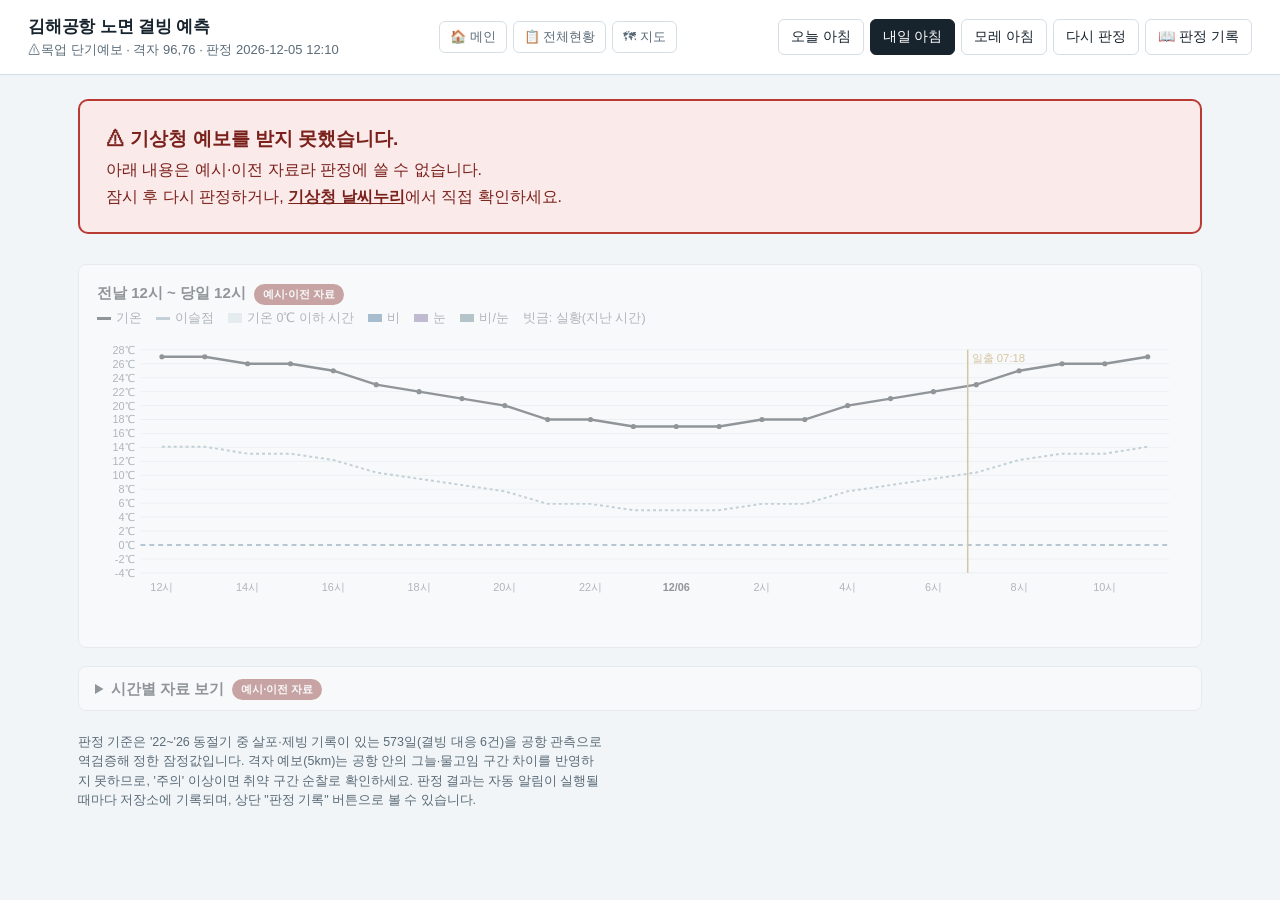
<file: icing.html>
<!doctype html>
<html lang="ko">
<head>
<meta charset="utf-8">
<meta name="viewport" content="width=device-width, initial-scale=1">
<title>김해공항 노면 결빙 예측</title>
<link rel="icon" href="favicon.svg" type="image/svg+xml">
<style>
:root{
  --paper:#F2F5F7; --panel:#FFFFFF; --ink:#17232D; --sub:#5A6B78; --rule:#D5DEE4;
  --ice:#2F6F95; --frost:#CFE3EE; --dew:#7FA7BD;
  --lv0:#3F7D52; --lv1:#5E7F95; --lv2:#C98A12; --lv3:#B83A32;
  --rain:#3C7DB5; --snow:#8A74B8; --mix:#5B8F98;
}
*{box-sizing:border-box}
body{margin:0;background:var(--paper);color:var(--ink);
  font-family:"Malgun Gothic","Apple SD Gothic Neo","Noto Sans KR",sans-serif;font-size:15px;line-height:1.55;
  font-variant-numeric:tabular-nums}
header{display:flex;flex-wrap:wrap;gap:12px;align-items:center;justify-content:space-between;
  padding:14px 28px;border-bottom:1px solid var(--rule);background:var(--panel)}
header h1{font-size:17px;margin:0;font-weight:700;letter-spacing:-0.2px}
header .meta{color:var(--sub);font-size:13px}
.nav{display:flex;gap:6px;align-items:center}
.nav button{font:inherit;font-size:13px;border:1px solid var(--rule);background:var(--panel);color:var(--sub);
  padding:5px 10px;border-radius:6px;cursor:pointer}
.nav button:hover{background:var(--paper)}
.ctrl{display:flex;gap:6px;align-items:center}
.ctrl button{font:inherit;font-size:14px;border:1px solid var(--rule);background:var(--panel);color:var(--ink);
  padding:6px 12px;border-radius:6px;cursor:pointer}
.ctrl button[aria-pressed="true"]{background:var(--ink);color:#fff;border-color:var(--ink)}
.ctrl button:focus-visible{outline:2px solid var(--ice);outline-offset:2px}
main{max-width:1180px;margin:0 auto;padding:24px 28px 48px}
.verdict{display:grid;grid-template-columns:minmax(260px,1fr) 2fr;gap:28px;align-items:stretch}
.level{border-left:10px solid var(--c);padding:6px 0 6px 22px}
.level .when{color:var(--sub);font-size:14px}
.level .name{font-size:64px;font-weight:800;line-height:1.05;color:var(--c);margin:6px 0 4px;letter-spacing:-2px}
.level .action{font-size:18px;font-weight:600;margin-bottom:10px}
.level .facts{color:var(--sub);font-size:14px}
.level .facts b{color:var(--ink);font-weight:600}
.checks{display:grid;grid-template-columns:1fr 1fr;gap:14px}
.check{background:var(--panel);border:1px solid var(--rule);border-radius:8px;padding:14px 16px}
.check.met{border-color:var(--lv3);box-shadow:inset 0 3px 0 var(--lv3)}
.check h3{margin:0 0 2px;font-size:15px}
.check .desc{color:var(--sub);font-size:13px;margin-bottom:8px}
.check ul{list-style:none;margin:0;padding:0}
.check li{display:grid;grid-template-columns:20px 1fr;gap:4px;padding:5px 0;border-top:1px dashed var(--rule);font-size:13.5px}
.check li:first-child{border-top:0}
.mark{font-weight:800}
.mark.y{color:var(--lv3)} .mark.n{color:#A9B6BF}
.check li small{display:block;color:var(--sub)}
.downs{grid-column:1/-1;background:#FFF7E6;border:1px solid #EFD9A8;border-radius:8px;padding:10px 14px;font-size:14px}
section.timeline{margin-top:30px;background:var(--panel);border:1px solid var(--rule);border-radius:8px;padding:16px 18px 10px}
section h2{font-size:15px;margin:0 0 4px}
.legend{display:flex;flex-wrap:wrap;gap:14px;color:var(--sub);font-size:12.5px;margin-bottom:6px}
.legend i{display:inline-block;width:14px;height:3px;vertical-align:middle;margin-right:5px}
.chartwrap{overflow-x:auto}
svg text{font-family:inherit}
details{margin-top:18px;background:var(--panel);border:1px solid var(--rule);border-radius:8px;padding:10px 16px}
summary{cursor:pointer;font-weight:600}
table{border-collapse:collapse;width:100%;margin-top:10px;font-size:13px}
th,td{padding:5px 8px;border-bottom:1px solid var(--rule);text-align:right;white-space:nowrap}
th:first-child,td:first-child{text-align:left}
tr.frz td{background:#EEF5FA}
tr.pr td{color:var(--rain);font-weight:600}
.note{color:var(--sub);font-size:12.5px;margin-top:22px;max-width:76ch}
.error{background:#FBEAEA;border:1px solid #E6B8B5;color:#7A211B;border-radius:8px;padding:14px 16px}
.loading{color:var(--sub);padding:40px 0}
.stale-warn{background:#FBEAEA;border:2px solid var(--lv3);color:#7A211B;border-radius:10px;
  padding:22px 26px;font-size:16px;line-height:1.7;grid-column:1/-1}
.stale-warn b{font-size:19px}
.stale-warn a{color:#7A211B;font-weight:700}
.stale-dim{opacity:.45;filter:grayscale(.35)}
.stale-badge{display:inline-block;background:var(--lv3);color:#fff;font-size:11px;font-weight:700;
  padding:2px 9px;border-radius:999px;margin-left:8px;vertical-align:middle}
@media (max-width:820px){.verdict{grid-template-columns:1fr}.checks{grid-template-columns:1fr}.level .name{font-size:52px}
  header,main{padding-left:16px;padding-right:16px}}
@media (prefers-reduced-motion:no-preference){.level{animation:in .35s ease-out}@keyframes in{from{opacity:0;transform:translateY(6px)}}}
</style>
</head>
<body>
<header>
  <div>
    <h1>김해공항 노면 결빙 예측</h1>
    <div class="meta" id="meta">기상청 단기예보·초단기실황 기준</div>
  </div>
  <div class="nav">
    <button onclick="location.href='index.html'">🏠 메인</button>
    <button onclick="location.href='overview.html'">📋 전체현황</button>
    <button onclick="location.href='map.html'">🗺 지도</button>
  </div>
  <div class="ctrl" id="ctrl" role="group" aria-label="판정 대상일">
    <button data-off="0">오늘 아침</button>
    <button data-off="1">내일 아침</button>
    <button data-off="2">모레 아침</button>
    <button id="refresh" title="최신 예보로 다시 판정">다시 판정</button>
    <button id="log-view" title="저장소에 기록된 판정 결과 보기">📖 판정 기록</button>
  </div>
</header>
<main id="main"><div class="loading">예보를 받아 판정하는 중입니다…</div></main>

<script src="js/apikey.js"></script>
<script src="js/config.js"></script>
<script src="js/data.js"></script>
<script src="js/api.js"></script>
<script src="js/icing.js"></script>
<script>
const LV_COLOR = ["var(--lv0)","var(--lv1)","var(--lv2)","var(--lv3)"];
const DESC = {
  "결빙형":"전날 늦게까지 온 비가 마르기 전에 새벽 영하로 떨어지는 경우",
  "강수형":"밤새 식은 노면 위에 영하 근처에서 비·눈이 내리는 경우",
  "증발냉각":"기온은 영상이지만 젖은 노면이 마르면서 노면 온도가 영하로 떨어지는 경우",
  "서리":"맑고 바람 약한 새벽, 기온이 이슬점 가까이 떨어지며 노면에 서리가 맺히는 경우",
  "재결빙":"최근 내린 눈이 녹지 않은 채 남아 있다가 다시 어는 경우",
  "물고임":"최근 많은 비가 배수되지 않고 고여 있다가 어는 경우",
  "노면영하":"기온은 영상에 가깝지만 그늘·교량처럼 빨리 식는 구간은 노면이 먼저 영하로 떨어지는 경우",
  "저녁결빙":"00~08시 판정보다 이른 저녁(20~24시)에 이미 노면이 어는 경우"
};
const TYPE_LABEL = { "노면영하":"그늘·교량 결빙 가능", "재결빙":"눈 녹은 물 재결빙", "저녁결빙":"저녁 결빙" };
let target = null;

function iso(d){return d.toISOString().slice(0,10)}
function kdate(s){const d=new Date(s+"T00:00");return `${d.getMonth()+1}월 ${d.getDate()}일(${"일월화수목금토"[d.getDay()]})`}

/* "YYYY-MM-DD" -> icing.js의 {y,mo,d} 타깃 형식 */
function parseTargetStr(s){
  const [y,m,d] = s.split("-").map(Number);
  return { y, mo: m - 1, d };
}

async function load(t){
  const main=document.getElementById("main");
  main.innerHTML='<div class="loading">예보를 받아 판정하는 중입니다…</div>';
  try{
    const targetObj = t ? parseTargetStr(t) : undefined;
    const j = await icingRunJudge(targetObj);
    target=j.target; render(j); pressButtons();
  }catch(e){
    main.innerHTML=`<div class="error"><b>판정하지 못했습니다.</b><br>${e.message}<br><br>
      설정의 기상청 인증키와 인터넷 연결을 확인한 뒤 [다시 판정]을 누르세요.</div>`;
  }
}

function pressButtons(){
  const todayP = icingKstDateParts(icingKstNowMs());
  document.querySelectorAll("#ctrl button[data-off]").forEach(b=>{
    const ms = icingKstMs(todayP.y, todayP.mo, todayP.d, 0, 0) + (+b.dataset.off) * 86400000;
    const p = icingKstDateParts(ms);
    const s = `${p.y}-${icingPad2(p.mo+1)}-${icingPad2(p.d)}`;
    b.dataset.date=s; b.setAttribute("aria-pressed", s===target?"true":"false");
  });
}

function render(j){
  document.getElementById("meta").textContent=`${j.base} 단기예보 · 격자 ${j.grid} · 판정 ${j.now}`;
  const stale = !j.is_real || String(j.base||"").startsWith("⚠");
  const badge = stale ? '<span class="stale-badge">예시·이전 자료</span>' : "";
  const dim = stale ? " stale-dim" : "";
  let verdictHtml;
  if (stale) {
    verdictHtml = `<div class="verdict">
      <div class="stale-warn">
        <b>⚠ 기상청 예보를 받지 못했습니다.</b><br>
        아래 내용은 예시·이전 자료라 판정에 쓸 수 없습니다.<br>
        잠시 후 다시 판정하거나, <a href="https://www.weather.go.kr/w/index.do" target="_blank" rel="noopener">기상청 날씨누리</a>에서 직접 확인하세요.
      </div>
    </div>`;
  } else {
    const c=LV_COLOR[j.level];
    const facts=[];
    if(j.first_risk_time) facts.push(`위험 시작 예상 <b>${j.first_risk_time}</b>`);
    facts.push(`일출 <b>${j.sunrise}</b>`);
    if(j.types.length) facts.push(`유형 <b>${j.types.map(t=>TYPE_LABEL[t]||t).join(", ")}</b>`);
    if(j.missing_hours>0) facts.push(`자료 빠진 시간 ${j.missing_hours}시간`);
    const checks=j.checks.map(ck=>`
      <div class="check ${ck.met?"met":""}">
        <h3>${TYPE_LABEL[ck.type]||ck.type} ${ck.met?"· 조건 충족":"· 미충족"}</h3>
        <div class="desc">${DESC[ck.type]}</div>
        <ul>${ck.items.map(([n,ok,v])=>`<li><span class="mark ${ok?"y":"n"}">${ok?"✓":"–"}</span>
          <span>${n}<small>${v}</small></span></li>`).join("")}</ul>
      </div>`).join("");
    const downs=j.downgrades.length?`<div class="downs"><b>단계 하향</b> — ${j.downgrades.join(" / ")}</div>`:"";
    verdictHtml = `<div class="verdict">
      <div class="level" style="--c:${c}">
        <div class="when">${kdate(j.target)} 아침</div>
        <div class="name">${j.level_name}</div>
        <div class="action">${j.action}</div>
        <div class="facts">${facts.join("<br>")}</div>
      </div>
      <div class="checks">${checks}${downs}</div>
    </div>`;
  }
  document.getElementById("main").innerHTML=`
    ${verdictHtml}
    <section class="timeline${dim}">
      <h2>전날 12시 ~ 당일 12시${badge}</h2>
      <div class="legend">
        <span><i style="background:var(--ink)"></i>기온</span>
        <span><i style="background:var(--dew)"></i>이슬점</span>
        <span><i style="background:var(--frost);height:10px"></i>기온 0℃ 이하 시간</span>
        <span><i style="background:var(--rain);height:8px"></i>비</span>
        <span><i style="background:var(--snow);height:8px"></i>눈</span>
        <span><i style="background:var(--mix);height:8px"></i>비/눈</span>
        <span>빗금: 실황(지난 시간)</span>
      </div>
      <div class="chartwrap">${chart(j)}</div>
    </section>
    <details class="${dim.trim()}">
      <summary>시간별 자료 보기${badge}</summary>
      <table><thead><tr><th>시각</th><th>기온℃</th><th>이슬점℃</th><th>습도%</th><th>강수</th><th>강수량mm</th><th>풍속m/s</th><th>하늘</th><th>자료</th></tr></thead>
      <tbody>${j.hours.map(h=>`<tr class="${h.T<=0?"frz":""} ${h.pty?"pr":""}">
        <td>${h.dt.slice(5)}</td><td>${h.T}</td><td>${h.Td??"-"}</td><td>${h.RH??"-"}</td><td>${h.pty_name||"-"}</td>
        <td>${h.pcp||"-"}</td><td>${h.wsd==null?"-":h.wsd.toFixed(1)}</td><td>${h.sky_name||"-"}</td><td>${h.src}</td></tr>`).join("")}</tbody></table>
    </details>
    <p class="note">판정 기준은 '22~'26 동절기 중 살포·제빙 기록이 있는 573일(결빙 대응 6건)을 공항 관측으로 역검증해 정한 잠정값입니다.
      격자 예보(5km)는 공항 안의 그늘·물고임 구간 차이를 반영하지 못하므로, '주의' 이상이면 취약 구간 순찰로 확인하세요.
      판정 결과는 자동 알림이 실행될 때마다 저장소에 기록되며, 상단 "판정 기록" 버튼으로 볼 수 있습니다.</p>`;
}

/* "YYYY-MM-DD" -> 동절기 라벨("2026-27") — scripts/icing-notify.js의 winterSeasonLabel()과 같은 규칙
   (10~12월이면 그 해가 시작 연도, 1~9월이면 전년도가 시작 연도) */
function seasonLabel(dateIso) {
  const [y, m] = dateIso.split("-").map(Number);
  const sy = m >= 10 ? y : y - 1;
  return `${sy}-${String((sy + 1) % 100).padStart(2, "0")}`;
}

const CAUTION_REASON_KO = { early_recovery: "조기 회복", strong_wind: "강풍", evap_cooling: "증발냉각", refreeze: "눈 녹은 물 재결빙", puddle: "물고임", warm_surface: "그늘·교량 결빙 가능", frost: "서리", evening: "저녁 결빙", unknown: "-" };

function renderLog(log, season) {
  const byDate = {};
  const anomalies = [];
  log.forEach(r => {
    if (r.anomaly) { anomalies.push(r); return; }
    const d = byDate[r.target] || (byDate[r.target] = { entries: [] });
    d.entries.push(r);
  });
  const dates = Object.keys(byDate).sort();
  const rows = dates.map(d => {
    const entries = byDate[d].entries;
    const sentEntries = entries.filter(e => e.sent && !e.is_manual);
    const first = sentEntries[0];
    const last = sentEntries[sentEntries.length - 1] || entries[entries.length - 1];
    const reason = last && last.caution_reason ? (CAUTION_REASON_KO[last.caution_reason] || "-") : "-";
    const firstText = first ? `${first.executed_at.slice(11)} ${first.level_name}` : "-";
    const lastText = last ? last.level_name : "-";
    return `<tr><td>${d}</td><td>${firstText}</td><td>${lastText}</td><td>${reason}</td><td>${sentEntries.length}회</td></tr>`;
  }).join("");
  const anomalyRows = anomalies.map(a => `<tr><td>${a.executed_at}</td><td>${a.reason}</td></tr>`).join("");
  document.getElementById("main").innerHTML = `
    <section>
      <h2>판정 기록 — ${season} 동절기</h2>
      <table><thead><tr><th>대상일(새벽)</th><th>최초 알림</th><th>최종 단계</th><th>사유</th><th>발송</th></tr></thead>
      <tbody>${rows || '<tr><td colspan="5">기록이 없습니다.</td></tr>'}</tbody></table>
      ${anomalies.length ? `<h3>지연·오류 알림</h3><table><thead><tr><th>시각</th><th>내용</th></tr></thead><tbody>${anomalyRows}</tbody></table>` : ""}
      <p><button onclick="load(target)">← 돌아가기</button></p>
    </section>`;
}

async function showLog() {
  const main = document.getElementById("main");
  main.innerHTML = '<div class="loading">기록을 불러오는 중입니다…</div>';
  const season = seasonLabel(target || iso(new Date()));
  const url = `https://raw.githubusercontent.com/jinoairport/weather_web/master/data/icing-log/${season}.json`;
  try {
    const resp = await fetch(url, { cache: "no-store" });
    if (!resp.ok) throw new Error(`HTTP ${resp.status}`);
    renderLog(await resp.json(), season);
  } catch (e) {
    main.innerHTML = `<div class="error"><b>판정 기록을 불러오지 못했습니다.</b><br>${e.message}<br><br>
      이번 동절기(${season}) 기록이 아직 없을 수 있습니다.<br><br>
      <button onclick="load(target)">← 돌아가기</button></div>`;
  }
}

function chart(j){
  const W=1100,H=300,L=44,R=14,T=16,B=58, hs=j.hours;
  if(!hs.length) return "<p>표시할 자료가 없습니다.</p>";
  const vals=hs.flatMap(h=>[h.T,h.Td]).filter(v=>v!=null);
  let lo=Math.min(-3,...vals)-1, hi=Math.max(5,...vals)+1;
  const n=hs.length, x=i=>L+(W-L-R)*(i+0.5)/n, y=v=>T+(H-T-B)*(hi-v)/(hi-lo), bw=(W-L-R)/n;
  let s=`<svg viewBox="0 0 ${W} ${H}" width="100%" style="min-width:760px" role="img" aria-label="시간별 기온과 강수">`;
  s+=`<defs><pattern id="obs" width="6" height="6" patternUnits="userSpaceOnUse" patternTransform="rotate(45)">
      <line x1="0" y1="0" x2="0" y2="6" stroke="#C9D3DA" stroke-width="2"/></pattern></defs>`;
  hs.forEach((h,i)=>{ if(h.T<=0) s+=`<rect x="${x(i)-bw/2}" y="${T}" width="${bw}" height="${H-T-B}" fill="var(--frost)"/>`;
                      if(h.src==="실황") s+=`<rect x="${x(i)-bw/2}" y="${H-B+30}" width="${bw}" height="6" fill="url(#obs)"/>`;});
  for(let v=Math.ceil(lo);v<=hi;v++){ if(v%2) continue;
    s+=`<line x1="${L}" x2="${W-R}" y1="${y(v)}" y2="${y(v)}" stroke="${v===0?"var(--ice)":"#E6ECF0"}" stroke-width="${v===0?1.5:1}" ${v===0?'stroke-dasharray="5 4"':""}/>
        <text x="${L-6}" y="${y(v)+4}" font-size="11" text-anchor="end" fill="var(--sub)">${v}℃</text>`;}
  const col={1:"var(--rain)",2:"var(--mix)",3:"var(--snow)",4:"var(--rain)"};
  hs.forEach((h,i)=>{ if(h.pty){ const ph=Math.min(40,10+(h.pcp||0)*8);
    s+=`<rect x="${x(i)-bw*0.35}" y="${H-B-ph}" width="${bw*0.7}" height="${ph}" fill="${col[h.pty]}" opacity=".85"><title>${h.dt.slice(5)} ${h.pty_name} ${h.pcp||""}</title></rect>`;}});
  const path=k=>hs.map((h,i)=>h[k]==null?null:`${x(i)},${y(h[k])}`).filter(Boolean).join(" L");
  s+=`<path d="M${path("Td")}" fill="none" stroke="var(--dew)" stroke-width="2" stroke-dasharray="3 3"/>`;
  s+=`<path d="M${path("T")}" fill="none" stroke="var(--ink)" stroke-width="2.4"/>`;
  hs.forEach((h,i)=>{ s+=`<circle cx="${x(i)}" cy="${y(h.T)}" r="2.6" fill="var(--ink)"><title>${h.dt.slice(5)} ${h.T}℃ / 이슬점 ${h.Td??"-"}℃</title></circle>`;
    const hr=+h.dt.slice(11,13);
    if(hr%2===0) s+=`<text x="${x(i)}" y="${H-B+18}" font-size="11" text-anchor="middle" fill="${hr===0?"var(--ink)":"var(--sub)"}" font-weight="${hr===0?700:400}">${hr===0?h.dt.slice(5,10).replace("-","/"):hr+"시"}</text>`;});
  const [sh,sm]=j.sunrise.split(":").map(Number); const si=hs.findIndex(h=>h.dt.slice(0,10)===j.target&&+h.dt.slice(11,13)===sh);
  if(si>=0){ const sx=x(si)-bw/2+bw*sm/60;
    s+=`<line x1="${sx}" x2="${sx}" y1="${T}" y2="${H-B}" stroke="var(--lv2)" stroke-width="1.5"/>
        <text x="${sx+4}" y="${T+12}" font-size="11.5" fill="var(--lv2)">일출 ${j.sunrise}</text>`;}
  return s+"</svg>";
}

document.querySelectorAll("#ctrl button[data-off]").forEach(b=>b.addEventListener("click",()=>load(b.dataset.date)));
document.getElementById("refresh").addEventListener("click",()=>load(target));
document.getElementById("log-view").addEventListener("click",showLog);
(async () => { await CONFIG.ready; pressButtons(); load(); })();
</script>
</body></html>
</file>
